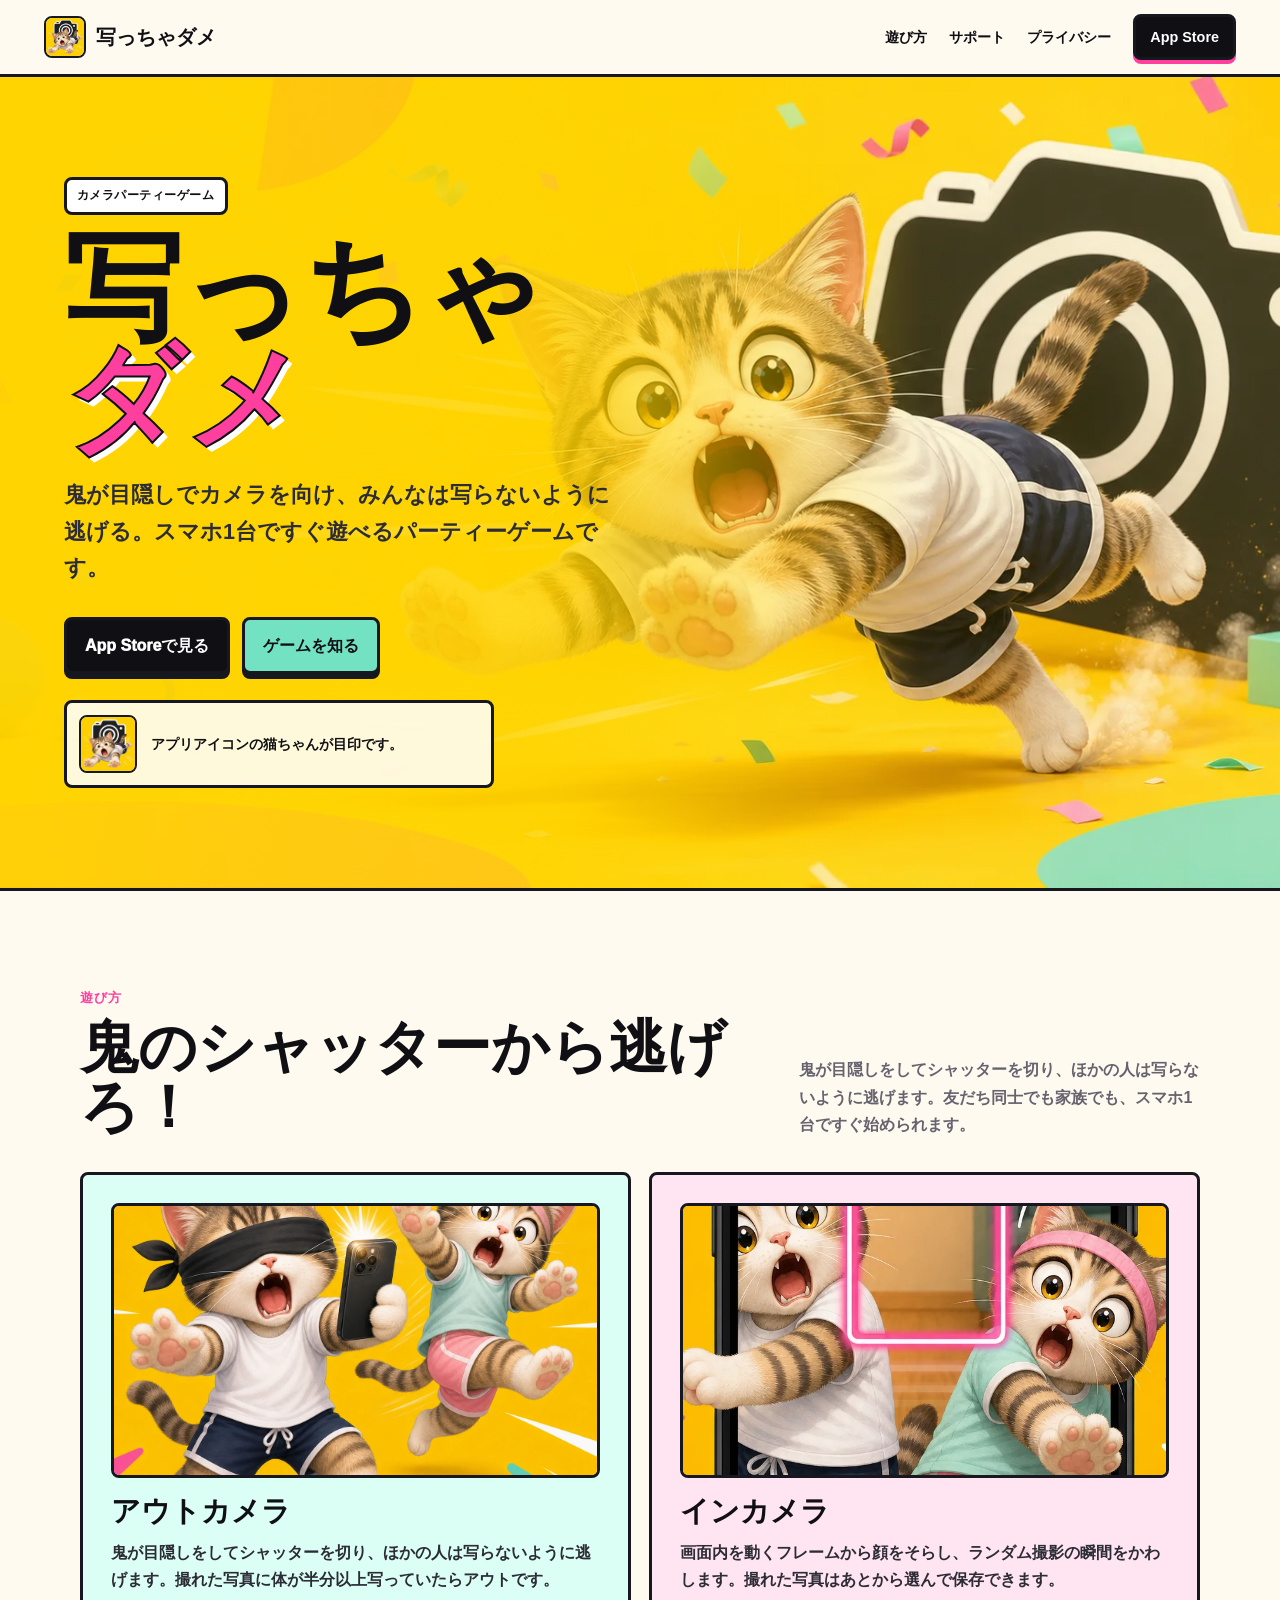
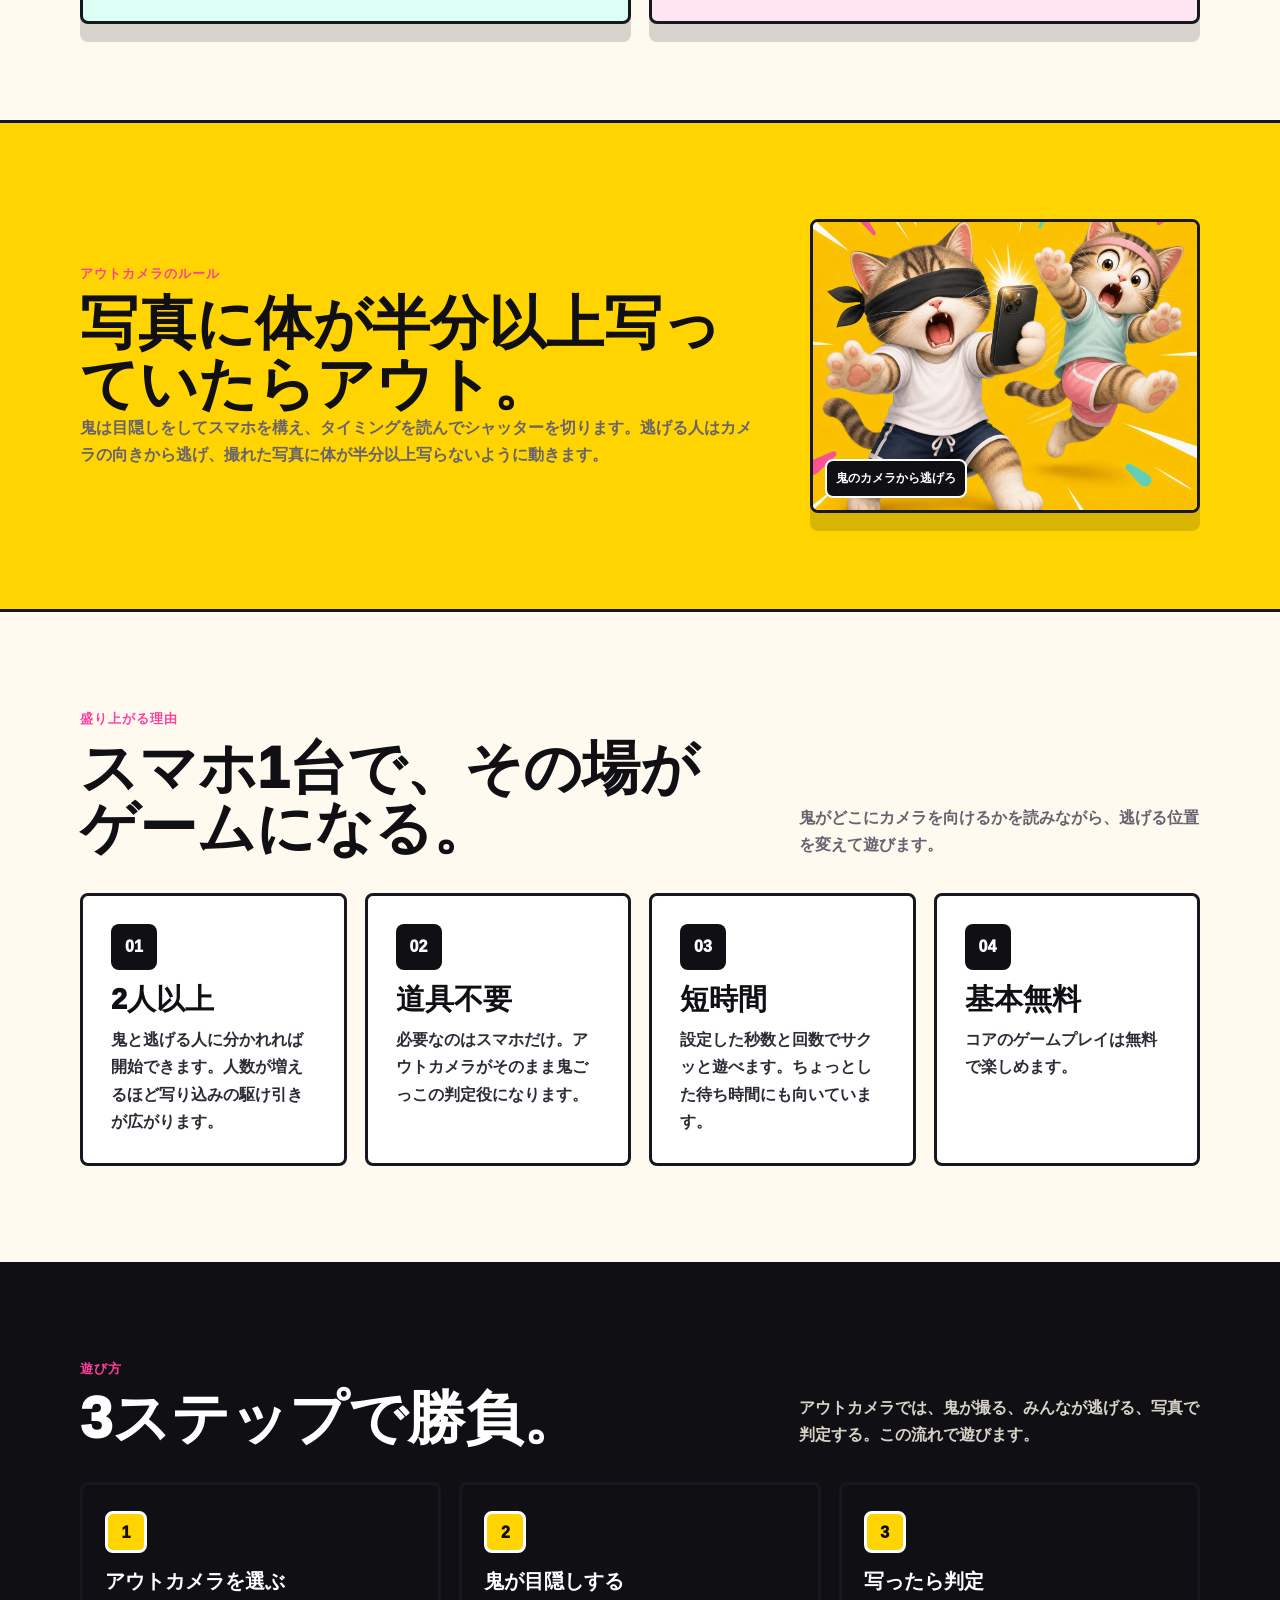
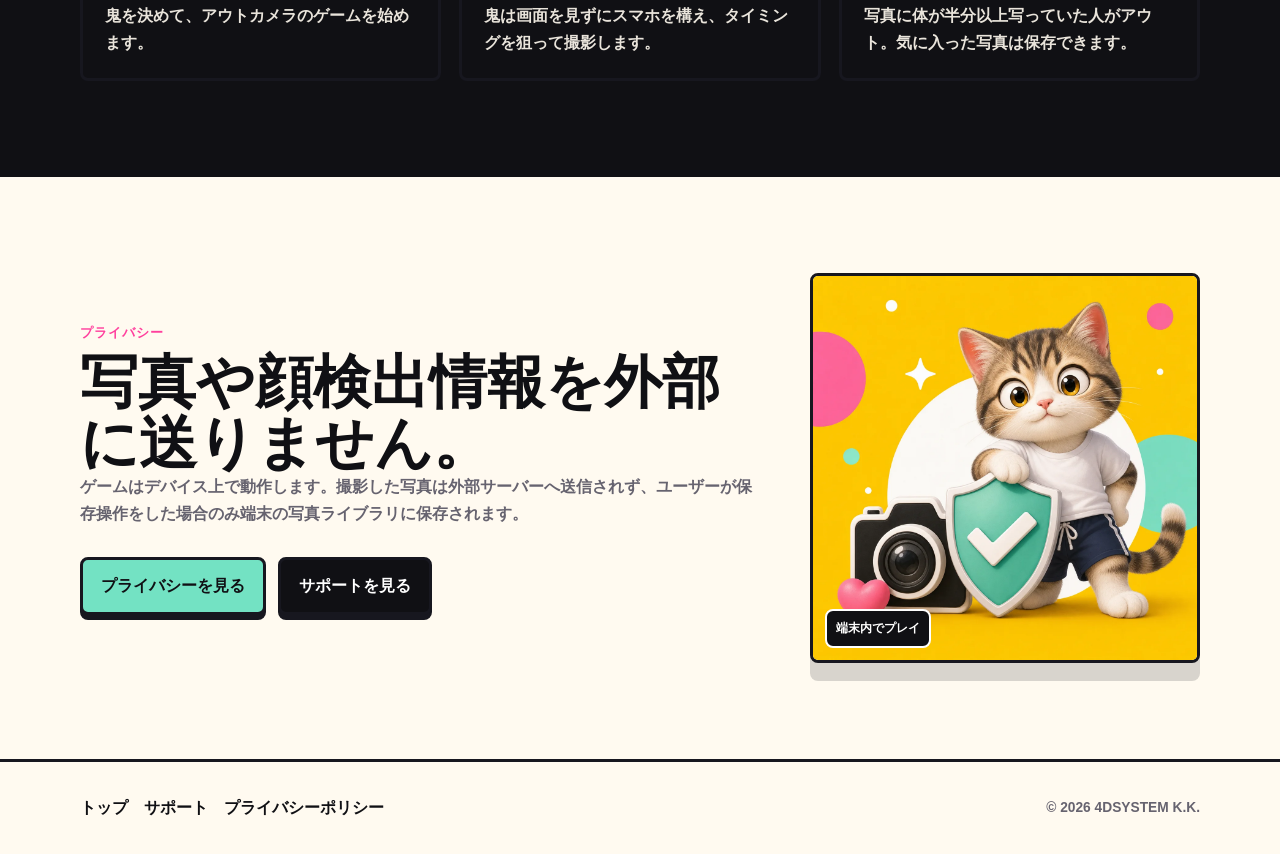
<file: index.html>
<!DOCTYPE html>
<html lang="ja">
<head>
  <meta charset="UTF-8">
  <meta name="viewport" content="width=device-width, initial-scale=1.0">
  <title>写っちゃダメ | カメラから逃げるパーティーゲーム</title>
  <meta name="description" content="写っちゃダメは、アウトカメラで鬼から逃げるパーティーゲームです。鬼は目隠しでシャッター、逃げる人は写らないように動きます。">
  <meta property="og:title" content="写っちゃダメ">
  <meta property="og:description" content="スマホカメラから写らないように逃げるパーティーゲーム。">
  <meta property="og:image" content="assets/app-icon.png">
  <link rel="icon" href="assets/app-icon.png">
  <link rel="stylesheet" href="assets/site.css">
</head>
<body>
  <div class="site-shell">
    <header class="site-header">
      <a class="brand" href="./" aria-label="写っちゃダメ ホーム">
        <img src="assets/app-icon.webp" alt="">
        <span>写っちゃダメ</span>
      </a>
      <nav class="site-nav" aria-label="サイト内ナビゲーション">
        <a href="#modes">遊び方</a>
        <a href="support/">サポート</a>
        <a href="privacy/">プライバシー</a>
        <a class="download-link" href="https://apps.apple.com/app/id6785750044" target="_blank" rel="noopener">App Store</a>
      </nav>
    </header>

    <main>
      <section class="hero" aria-labelledby="hero-title">
        <div class="hero-content">
          <p class="eyebrow">カメラパーティーゲーム</p>
          <h1 id="hero-title">写っちゃ<span>ダメ</span></h1>
          <p class="hero-lead">鬼が目隠しでカメラを向け、みんなは写らないように逃げる。スマホ1台ですぐ遊べるパーティーゲームです。</p>
          <div class="hero-actions">
            <a class="button primary" href="https://apps.apple.com/app/id6785750044" target="_blank" rel="noopener">App Storeで見る</a>
            <a class="button secondary" href="#modes">ゲームを知る</a>
          </div>
          <div class="mini-proof">
            <img src="assets/app-icon.webp" alt="写っちゃダメのアプリアイコン">
            <p>アプリアイコンの猫ちゃんが目印です。</p>
          </div>
        </div>
      </section>

      <section class="section" id="modes">
        <div class="section-inner">
          <div class="section-head">
            <div>
              <p class="section-kicker">遊び方</p>
              <h2 class="section-title">鬼のシャッターから逃げろ！</h2>
            </div>
            <p class="section-copy">鬼が目隠しをしてシャッターを切り、ほかの人は写らないように逃げます。友だち同士でも家族でも、スマホ1台ですぐ始められます。</p>
          </div>
          <div class="mode-grid">
            <article class="panel mint">
              <img class="panel-art" src="assets/out-camera-art.webp" alt="目隠しをした鬼がスマホで撮影し、ほかの猫が逃げるイラスト">
              <h3>アウトカメラ</h3>
              <p>鬼が目隠しをしてシャッターを切り、ほかの人は写らないように逃げます。撮れた写真に体が半分以上写っていたらアウトです。</p>
            </article>
            <article class="panel pink">
              <img class="panel-art" src="assets/official-art-detail.webp" alt="動くフレームから逃げる猫たちのイラスト">
              <h3>インカメラ</h3>
              <p>画面内を動くフレームから顔をそらし、ランダム撮影の瞬間をかわします。撮れた写真はあとから選んで保存できます。</p>
            </article>
          </div>
        </div>
      </section>

      <section class="section yellow">
        <div class="section-inner art-band">
          <div>
            <p class="section-kicker">アウトカメラのルール</p>
            <h2 class="section-title">写真に体が半分以上写っていたらアウト。</h2>
            <p class="section-copy">鬼は目隠しをしてスマホを構え、タイミングを読んでシャッターを切ります。逃げる人はカメラの向きから逃げ、撮れた写真に体が半分以上写らないように動きます。</p>
          </div>
          <div class="art-frame wide">
            <img src="assets/out-camera-art.webp" alt="目隠しをした鬼がスマホで撮影し、ほかの猫が逃げるイラスト">
            <span class="art-label">鬼のカメラから逃げろ</span>
          </div>
        </div>
      </section>

      <section class="section">
        <div class="section-inner">
          <div class="section-head">
            <div>
              <p class="section-kicker">盛り上がる理由</p>
              <h2 class="section-title">スマホ1台で、その場がゲームになる。</h2>
            </div>
            <p class="section-copy">鬼がどこにカメラを向けるかを読みながら、逃げる位置を変えて遊びます。</p>
          </div>
          <div class="feature-grid">
            <article class="panel">
              <span class="feature-icon">01</span>
              <h3>2人以上</h3>
              <p>鬼と逃げる人に分かれれば開始できます。人数が増えるほど写り込みの駆け引きが広がります。</p>
            </article>
            <article class="panel">
              <span class="feature-icon">02</span>
              <h3>道具不要</h3>
              <p>必要なのはスマホだけ。アウトカメラがそのまま鬼ごっこの判定役になります。</p>
            </article>
            <article class="panel">
              <span class="feature-icon">03</span>
              <h3>短時間</h3>
              <p>設定した秒数と回数でサクッと遊べます。ちょっとした待ち時間にも向いています。</p>
            </article>
            <article class="panel">
              <span class="feature-icon">04</span>
              <h3>基本無料</h3>
              <p>コアのゲームプレイは無料で楽しめます。</p>
            </article>
          </div>
        </div>
      </section>

      <section class="section dark">
        <div class="section-inner">
          <div class="section-head">
            <div>
              <p class="section-kicker">遊び方</p>
              <h2 class="section-title">3ステップで勝負。</h2>
            </div>
            <p class="section-copy">アウトカメラでは、鬼が撮る、みんなが逃げる、写真で判定する。この流れで遊びます。</p>
          </div>
          <div class="steps">
            <article class="step">
              <h3>アウトカメラを選ぶ</h3>
              <p>鬼を決めて、アウトカメラのゲームを始めます。</p>
            </article>
            <article class="step">
              <h3>鬼が目隠しする</h3>
              <p>鬼は画面を見ずにスマホを構え、タイミングを狙って撮影します。</p>
            </article>
            <article class="step">
              <h3>写ったら判定</h3>
              <p>写真に体が半分以上写っていた人がアウト。気に入った写真は保存できます。</p>
            </article>
          </div>
        </div>
      </section>

      <section class="section">
        <div class="section-inner art-band">
          <div>
            <p class="section-kicker">プライバシー</p>
            <h2 class="section-title">写真や顔検出情報を外部に送りません。</h2>
            <p class="section-copy">ゲームはデバイス上で動作します。撮影した写真は外部サーバーへ送信されず、ユーザーが保存操作をした場合のみ端末の写真ライブラリに保存されます。</p>
            <div class="button-row">
              <a class="button secondary" href="privacy/">プライバシーを見る</a>
              <a class="button primary" href="support/">サポートを見る</a>
            </div>
          </div>
          <div class="art-frame">
            <img src="assets/privacy-cat.webp" alt="カメラと盾を守る猫のイラスト">
            <span class="art-label">端末内でプレイ</span>
          </div>
        </div>
      </section>
    </main>

    <footer class="site-footer">
      <div class="footer-inner">
        <nav class="footer-links" aria-label="フッターナビゲーション">
          <a href="./">トップ</a>
          <a href="support/">サポート</a>
          <a href="privacy/">プライバシーポリシー</a>
        </nav>
        <p class="footer-copy">© 2026 4DSYSTEM K.K.</p>
      </div>
    </footer>
  </div>
</body>
</html>
</file>
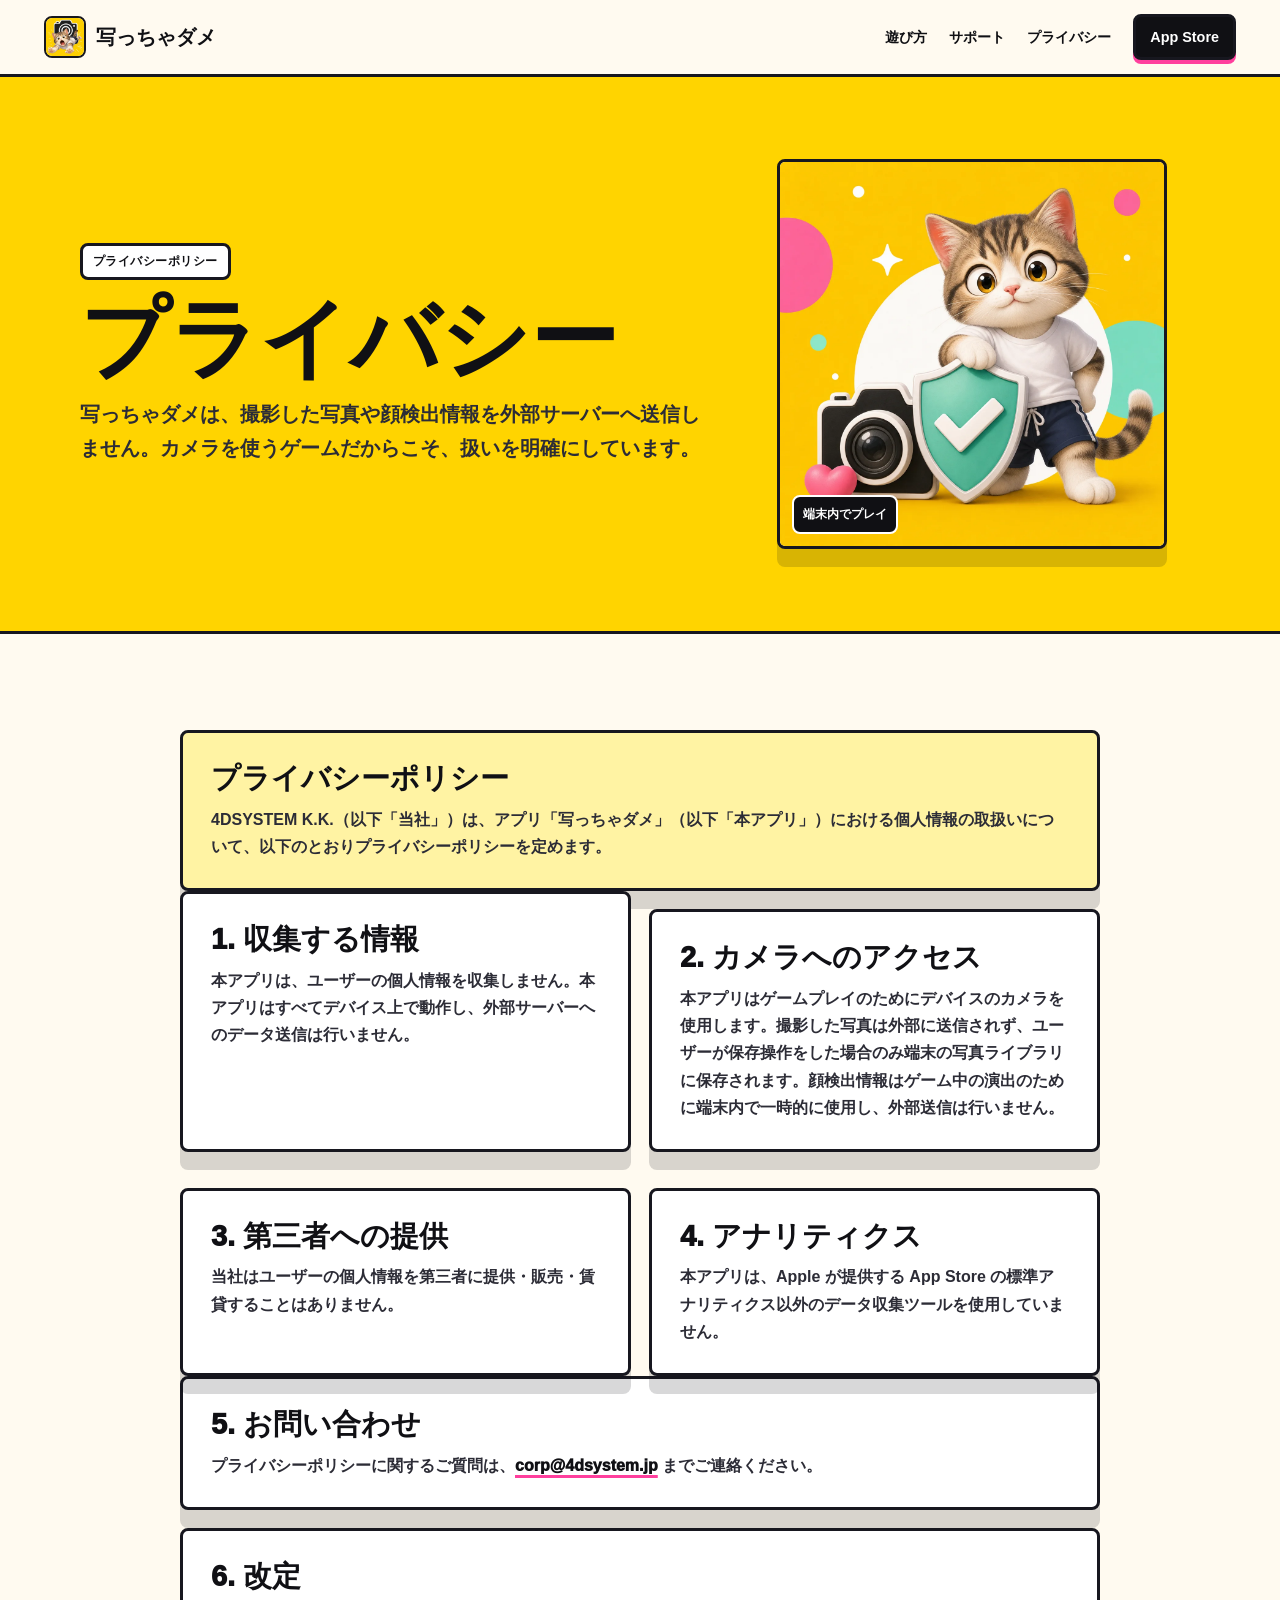
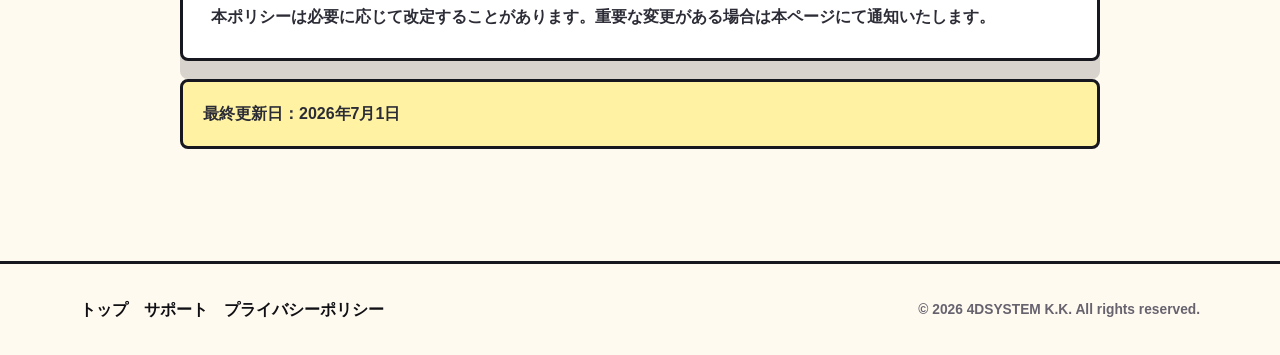
<file: privacy/index.html>
<!DOCTYPE html>
<html lang="ja">
<head>
  <meta charset="UTF-8">
  <meta name="viewport" content="width=device-width, initial-scale=1.0">
  <title>プライバシーポリシー | 写っちゃダメ</title>
  <meta name="description" content="写っちゃダメのプライバシーポリシーです。個人情報、カメラ、写真保存、アナリティクスの取扱いについて説明します。">
  <link rel="icon" href="../assets/app-icon.png">
  <link rel="stylesheet" href="../assets/site.css">
</head>
<body>
  <div class="site-shell">
    <header class="site-header">
      <a class="brand" href="../" aria-label="写っちゃダメ ホーム">
        <img src="../assets/app-icon.webp" alt="">
        <span>写っちゃダメ</span>
      </a>
      <nav class="site-nav" aria-label="サイト内ナビゲーション">
        <a href="../#modes">遊び方</a>
        <a href="../support/">サポート</a>
        <a href="./">プライバシー</a>
        <a class="download-link" href="https://apps.apple.com/app/id6785750044" target="_blank" rel="noopener">App Store</a>
      </nav>
    </header>

    <main>
      <section class="page-hero">
        <div class="page-hero-grid">
          <div>
            <p class="eyebrow">プライバシーポリシー</p>
            <h1>プライバシー</h1>
            <p class="page-lead">写っちゃダメは、撮影した写真や顔検出情報を外部サーバーへ送信しません。カメラを使うゲームだからこそ、扱いを明確にしています。</p>
          </div>
          <div class="art-frame">
            <img src="../assets/privacy-cat.webp" alt="カメラと盾を守る猫のイラスト">
            <span class="art-label">端末内でプレイ</span>
          </div>
        </div>
      </section>

      <section class="section">
        <div class="content-flow">
          <article class="panel yellow">
            <h2>プライバシーポリシー</h2>
            <p>4DSYSTEM K.K.（以下「当社」）は、アプリ「写っちゃダメ」（以下「本アプリ」）における個人情報の取扱いについて、以下のとおりプライバシーポリシーを定めます。</p>
          </article>

          <div class="policy-grid">
            <article class="panel">
              <h2>1. 収集する情報</h2>
              <p>本アプリは、ユーザーの個人情報を収集しません。本アプリはすべてデバイス上で動作し、外部サーバーへのデータ送信は行いません。</p>
            </article>
            <article class="panel">
              <h2>2. カメラへのアクセス</h2>
              <p>本アプリはゲームプレイのためにデバイスのカメラを使用します。撮影した写真は外部に送信されず、ユーザーが保存操作をした場合のみ端末の写真ライブラリに保存されます。顔検出情報はゲーム中の演出のために端末内で一時的に使用し、外部送信は行いません。</p>
            </article>
            <article class="panel">
              <h2>3. 第三者への提供</h2>
              <p>当社はユーザーの個人情報を第三者に提供・販売・賃貸することはありません。</p>
            </article>
            <article class="panel">
              <h2>4. アナリティクス</h2>
              <p>本アプリは、Apple が提供する App Store の標準アナリティクス以外のデータ収集ツールを使用していません。</p>
            </article>
          </div>

          <article class="panel">
            <h2>5. お問い合わせ</h2>
            <p>プライバシーポリシーに関するご質問は、<a class="mail-link" href="mailto:corp@4dsystem.jp">corp@4dsystem.jp</a> までご連絡ください。</p>
          </article>

          <article class="panel">
            <h2>6. 改定</h2>
            <p>本ポリシーは必要に応じて改定することがあります。重要な変更がある場合は本ページにて通知いたします。</p>
          </article>

          <p class="policy-note">最終更新日：2026年7月1日</p>
        </div>
      </section>
    </main>

    <footer class="site-footer">
      <div class="footer-inner">
        <nav class="footer-links" aria-label="フッターナビゲーション">
          <a href="../">トップ</a>
          <a href="../support/">サポート</a>
          <a href="./">プライバシーポリシー</a>
        </nav>
        <p class="footer-copy">© 2026 4DSYSTEM K.K. All rights reserved.</p>
      </div>
    </footer>
  </div>
</body>
</html>
</file>
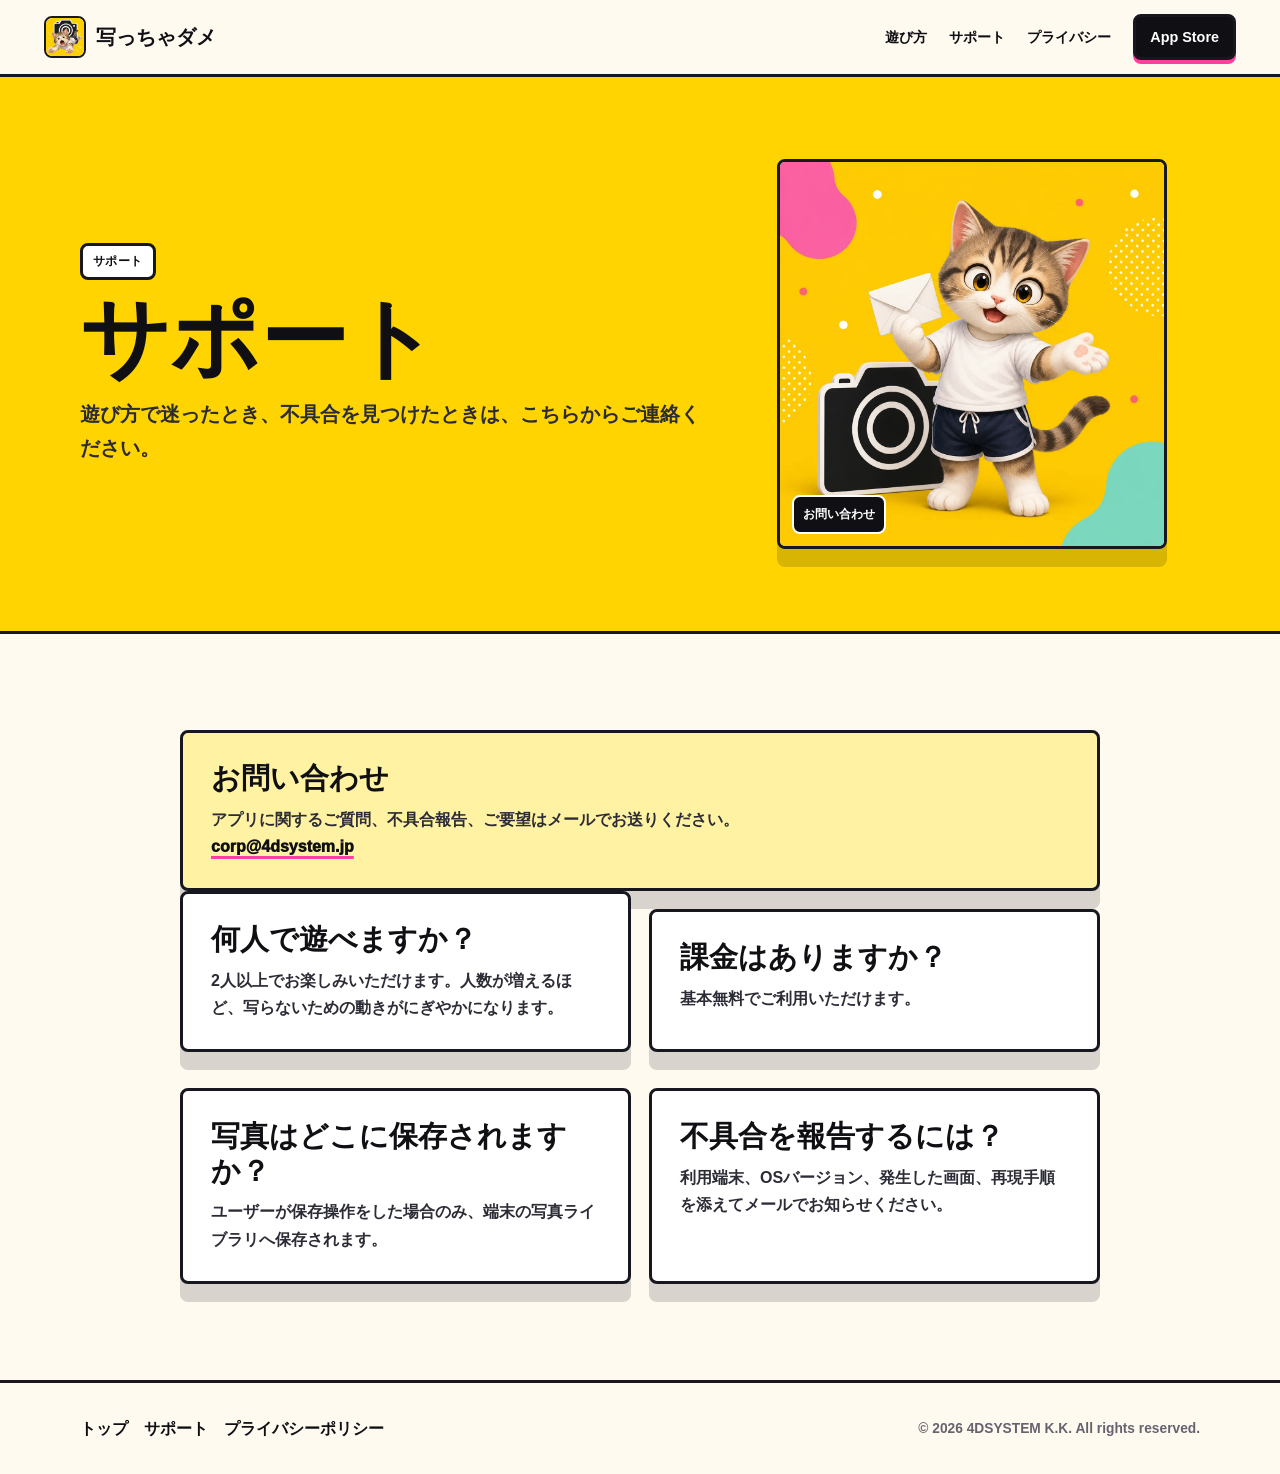
<file: support/index.html>
<!DOCTYPE html>
<html lang="ja">
<head>
  <meta charset="UTF-8">
  <meta name="viewport" content="width=device-width, initial-scale=1.0">
  <title>サポート | 写っちゃダメ</title>
  <meta name="description" content="写っちゃダメのサポートページです。お問い合わせ先、よくある質問、不具合報告方法を掲載しています。">
  <link rel="icon" href="../assets/app-icon.png">
  <link rel="stylesheet" href="../assets/site.css">
</head>
<body>
  <div class="site-shell">
    <header class="site-header">
      <a class="brand" href="../" aria-label="写っちゃダメ ホーム">
        <img src="../assets/app-icon.webp" alt="">
        <span>写っちゃダメ</span>
      </a>
      <nav class="site-nav" aria-label="サイト内ナビゲーション">
        <a href="../#modes">遊び方</a>
        <a href="./">サポート</a>
        <a href="../privacy/">プライバシー</a>
        <a class="download-link" href="https://apps.apple.com/app/id6785750044" target="_blank" rel="noopener">App Store</a>
      </nav>
    </header>

    <main>
      <section class="page-hero">
        <div class="page-hero-grid">
          <div>
            <p class="eyebrow">サポート</p>
            <h1>サポート</h1>
            <p class="page-lead">遊び方で迷ったとき、不具合を見つけたときは、こちらからご連絡ください。</p>
          </div>
          <div class="art-frame">
            <img src="../assets/support-cat.webp" alt="封筒を持って案内する猫のイラスト">
            <span class="art-label">お問い合わせ</span>
          </div>
        </div>
      </section>

      <section class="section">
        <div class="content-flow">
          <article class="panel yellow">
            <h2>お問い合わせ</h2>
            <p>アプリに関するご質問、不具合報告、ご要望はメールでお送りください。</p>
            <p><a class="mail-link" href="mailto:corp@4dsystem.jp">corp@4dsystem.jp</a></p>
          </article>

          <div class="faq-grid">
            <article class="panel">
              <h2>何人で遊べますか？</h2>
              <p>2人以上でお楽しみいただけます。人数が増えるほど、写らないための動きがにぎやかになります。</p>
            </article>
            <article class="panel">
              <h2>課金はありますか？</h2>
              <p>基本無料でご利用いただけます。</p>
            </article>
            <article class="panel">
              <h2>写真はどこに保存されますか？</h2>
              <p>ユーザーが保存操作をした場合のみ、端末の写真ライブラリへ保存されます。</p>
            </article>
            <article class="panel">
              <h2>不具合を報告するには？</h2>
              <p>利用端末、OSバージョン、発生した画面、再現手順を添えてメールでお知らせください。</p>
            </article>
          </div>
        </div>
      </section>
    </main>

    <footer class="site-footer">
      <div class="footer-inner">
        <nav class="footer-links" aria-label="フッターナビゲーション">
          <a href="../">トップ</a>
          <a href="./">サポート</a>
          <a href="../privacy/">プライバシーポリシー</a>
        </nav>
        <p class="footer-copy">© 2026 4DSYSTEM K.K. All rights reserved.</p>
      </div>
    </footer>
  </div>
</body>
</html>
</file>
<file: assets/site.css>
*, *::before, *::after {
  box-sizing: border-box;
}

:root {
  --yellow: #ffd400;
  --yellow-soft: #fff3a3;
  --ink: #101014;
  --ink-2: #2c2c36;
  --muted: #66636f;
  --pink: #ff3f9d;
  --mint: #73e2c3;
  --paper: #fffaf0;
  --white: #ffffff;
  --line: #17171f;
  --shadow: 0 18px 0 rgba(16, 16, 20, 0.16);
}

html {
  scroll-behavior: smooth;
}

body {
  margin: 0;
  color: var(--ink);
  background: var(--paper);
  font-family: -apple-system, BlinkMacSystemFont, "Hiragino Sans", "Yu Gothic UI", "Yu Gothic", sans-serif;
  line-height: 1.7;
  -webkit-font-smoothing: antialiased;
}

img {
  display: block;
  max-width: 100%;
}

a {
  color: inherit;
}

.site-shell {
  min-height: 100svh;
  overflow-x: hidden;
}

.site-header {
  position: sticky;
  top: 0;
  z-index: 20;
  display: flex;
  align-items: center;
  justify-content: space-between;
  gap: 18px;
  min-height: 74px;
  padding: 14px clamp(18px, 4vw, 44px);
  background: rgba(255, 250, 240, 0.9);
  border-bottom: 3px solid var(--line);
  backdrop-filter: blur(14px);
}

.brand {
  display: inline-flex;
  align-items: center;
  gap: 10px;
  min-width: 0;
  font-weight: 950;
  text-decoration: none;
}

.brand img {
  width: 42px;
  height: 42px;
  border: 2px solid var(--line);
  border-radius: 8px;
}

.brand span {
  font-size: clamp(1rem, 2vw, 1.25rem);
  line-height: 1.1;
  white-space: nowrap;
}

.site-nav {
  display: flex;
  align-items: center;
  gap: clamp(10px, 2.2vw, 22px);
  font-size: 0.9rem;
  font-weight: 900;
}

.site-nav a {
  text-decoration: none;
}

.site-nav a:hover {
  color: var(--pink);
}

.download-link {
  display: inline-flex;
  align-items: center;
  min-height: 42px;
  padding: 8px 14px;
  color: var(--white);
  background: var(--ink);
  border: 3px solid var(--line);
  border-radius: 8px;
  box-shadow: 0 4px 0 var(--pink);
}

.hero {
  position: relative;
  min-height: 78svh;
  display: grid;
  align-items: center;
  padding: clamp(54px, 8vw, 100px) clamp(20px, 5vw, 72px);
  overflow: hidden;
  background-color: var(--yellow);
  border-bottom: 3px solid var(--line);
}

.hero::before {
  content: "";
  position: absolute;
  inset: 0;
  background-image: linear-gradient(90deg, rgba(255, 212, 0, 0.96) 0%, rgba(255, 212, 0, 0.86) 42%, rgba(255, 212, 0, 0.12) 72%),
    url("hero-cat.webp");
  background-repeat: no-repeat;
  background-position: center;
  background-size: cover;
}

.hero-content {
  position: relative;
  z-index: 1;
  width: min(680px, 100%);
}

.eyebrow {
  display: inline-flex;
  align-items: center;
  min-height: 34px;
  margin: 0 0 18px;
  padding: 5px 10px;
  color: var(--ink);
  background: var(--white);
  border: 3px solid var(--line);
  border-radius: 8px;
  font-size: 0.78rem;
  font-weight: 950;
  letter-spacing: 0.04em;
  text-transform: uppercase;
}

.hero h1,
.page-hero h1 {
  margin: 0;
  color: var(--ink);
  font-size: clamp(3.1rem, 12vw, 7.4rem);
  font-weight: 950;
  letter-spacing: 0;
  line-height: 0.93;
}

.hero h1 span {
  display: block;
  color: var(--pink);
  -webkit-text-stroke: 2px var(--ink);
  text-shadow: 5px 5px 0 var(--white);
}

.hero-lead {
  max-width: 560px;
  margin: 24px 0 0;
  color: var(--ink-2);
  font-size: clamp(1.08rem, 2.2vw, 1.35rem);
  font-weight: 850;
}

.hero-actions,
.button-row {
  display: flex;
  flex-wrap: wrap;
  gap: 12px;
  margin-top: 30px;
}

.button {
  display: inline-flex;
  align-items: center;
  justify-content: center;
  min-height: 50px;
  padding: 12px 18px;
  border: 3px solid var(--line);
  border-radius: 8px;
  font-weight: 950;
  text-decoration: none;
  box-shadow: 0 5px 0 var(--line);
}

.button.primary {
  color: var(--white);
  background: var(--ink);
}

.button.secondary {
  color: var(--ink);
  background: var(--mint);
}

.button:hover {
  transform: translateY(2px);
  box-shadow: 0 3px 0 var(--line);
}

.mini-proof {
  display: grid;
  grid-template-columns: auto 1fr;
  gap: 14px;
  align-items: center;
  width: min(430px, 100%);
  margin-top: 26px;
  padding: 12px;
  background: rgba(255, 255, 255, 0.86);
  border: 3px solid var(--line);
  border-radius: 8px;
}

.mini-proof img {
  width: 58px;
  height: 58px;
  border-radius: 8px;
  border: 2px solid var(--line);
}

.mini-proof p {
  margin: 0;
  font-size: 0.88rem;
  font-weight: 850;
  line-height: 1.45;
}

.section {
  padding: clamp(58px, 8vw, 96px) clamp(20px, 5vw, 72px);
}

.section.yellow {
  background: var(--yellow);
  border-top: 3px solid var(--line);
  border-bottom: 3px solid var(--line);
}

.section.dark {
  color: var(--white);
  background: var(--ink);
}

.section-inner {
  width: min(1120px, 100%);
  margin: 0 auto;
}

.section-head {
  display: grid;
  grid-template-columns: minmax(0, 0.9fr) minmax(240px, 0.55fr);
  gap: clamp(24px, 5vw, 70px);
  align-items: end;
  margin-bottom: 34px;
}

.section-kicker {
  margin: 0 0 8px;
  color: var(--pink);
  font-size: 0.8rem;
  font-weight: 950;
  letter-spacing: 0.08em;
  text-transform: uppercase;
}

.section-title {
  margin: 0;
  font-size: clamp(2rem, 5vw, 3.6rem);
  font-weight: 950;
  letter-spacing: 0;
  line-height: 1.05;
}

.section-copy {
  margin: 0;
  color: var(--muted);
  font-size: 1rem;
  font-weight: 750;
}

.dark .section-copy {
  color: #d8d3c8;
}

.mode-grid,
.feature-grid,
.faq-grid,
.policy-grid {
  display: grid;
  gap: 18px;
}

.mode-grid {
  grid-template-columns: repeat(2, minmax(0, 1fr));
}

.feature-grid {
  grid-template-columns: repeat(4, minmax(0, 1fr));
}

.faq-grid,
.policy-grid {
  grid-template-columns: repeat(2, minmax(0, 1fr));
}

.panel {
  min-width: 0;
  padding: clamp(20px, 3vw, 28px);
  background: var(--white);
  border: 3px solid var(--line);
  border-radius: 8px;
  box-shadow: var(--shadow);
}

.panel.pink {
  background: #ffe4f1;
}

.panel.mint {
  background: #dbfff5;
}

.panel.yellow {
  background: var(--yellow-soft);
}

.panel h3,
.panel h2 {
  margin: 0 0 10px;
  font-size: clamp(1.25rem, 2.7vw, 1.8rem);
  font-weight: 950;
  line-height: 1.2;
}

.panel p {
  margin: 0;
  color: var(--ink-2);
  font-weight: 750;
}

.panel-art {
  width: 100%;
  aspect-ratio: 16 / 9;
  margin-bottom: 16px;
  border: 3px solid var(--line);
  border-radius: 8px;
  object-fit: cover;
}

.feature-grid .panel {
  box-shadow: none;
}

.feature-icon {
  display: inline-flex;
  align-items: center;
  justify-content: center;
  width: 46px;
  height: 46px;
  margin-bottom: 12px;
  color: var(--white);
  background: var(--ink);
  border-radius: 8px;
  font-weight: 950;
}

.art-band {
  display: grid;
  grid-template-columns: minmax(0, 1fr) minmax(250px, 390px);
  gap: clamp(22px, 5vw, 56px);
  align-items: center;
}

.art-frame {
  position: relative;
  overflow: hidden;
  background: var(--white);
  border: 3px solid var(--line);
  border-radius: 8px;
  box-shadow: var(--shadow);
}

.art-frame img {
  width: 100%;
  aspect-ratio: 1 / 1;
  object-fit: cover;
}

.art-frame.wide img {
  aspect-ratio: 4 / 3;
}

.art-label {
  position: absolute;
  left: 12px;
  bottom: 12px;
  max-width: calc(100% - 24px);
  padding: 7px 9px;
  color: var(--white);
  background: var(--ink);
  border: 2px solid var(--white);
  border-radius: 8px;
  font-size: 0.78rem;
  font-weight: 950;
}

.steps {
  display: grid;
  grid-template-columns: repeat(3, minmax(0, 1fr));
  gap: 18px;
  counter-reset: step;
}

.step {
  position: relative;
  min-height: 180px;
  padding: 26px 22px 22px;
  color: var(--white);
  background: var(--ink);
  border: 3px solid var(--line);
  border-radius: 8px;
}

.step::before {
  counter-increment: step;
  content: counter(step);
  display: inline-flex;
  align-items: center;
  justify-content: center;
  width: 42px;
  height: 42px;
  margin-bottom: 16px;
  color: var(--ink);
  background: var(--yellow);
  border: 3px solid var(--white);
  border-radius: 8px;
  font-weight: 950;
}

.step h3 {
  margin: 0 0 8px;
  font-size: 1.25rem;
  line-height: 1.25;
}

.step p {
  margin: 0;
  color: #e9e4db;
  font-weight: 720;
}

.page-hero {
  padding: clamp(46px, 7vw, 82px) clamp(20px, 5vw, 72px);
  background: var(--yellow);
  border-bottom: 3px solid var(--line);
}

.page-hero h1 {
  font-size: clamp(2.8rem, 8vw, 5.5rem);
}

.page-hero-grid {
  display: grid;
  grid-template-columns: minmax(0, 0.95fr) minmax(250px, 390px);
  gap: clamp(26px, 5vw, 68px);
  align-items: center;
  width: min(1120px, 100%);
  margin: 0 auto;
}

.page-lead {
  max-width: 640px;
  margin: 18px 0 0;
  color: var(--ink-2);
  font-size: clamp(1.05rem, 2vw, 1.24rem);
  font-weight: 820;
}

.content-flow {
  width: min(920px, 100%);
  margin: 0 auto;
}

.content-flow .panel + .panel,
.content-flow .policy-note {
  margin-top: 18px;
}

.policy-note {
  padding: 18px 20px;
  color: var(--ink-2);
  background: var(--yellow-soft);
  border: 3px solid var(--line);
  border-radius: 8px;
  font-weight: 800;
}

.site-footer {
  padding: 32px clamp(20px, 5vw, 72px);
  background: var(--paper);
  border-top: 3px solid var(--line);
}

.footer-inner {
  display: flex;
  align-items: center;
  justify-content: space-between;
  gap: 20px;
  width: min(1120px, 100%);
  margin: 0 auto;
}

.footer-links {
  display: flex;
  flex-wrap: wrap;
  gap: 16px;
  font-weight: 900;
}

.footer-links a {
  text-decoration: none;
}

.footer-copy {
  margin: 0;
  color: var(--muted);
  font-size: 0.86rem;
  font-weight: 750;
}

.mail-link {
  color: var(--ink);
  font-weight: 950;
  text-decoration-color: var(--pink);
  text-decoration-thickness: 3px;
  text-underline-offset: 4px;
}

@media (max-width: 860px) {
  .site-header {
    position: relative;
    flex-wrap: wrap;
  }

  .site-nav {
    width: 100%;
    justify-content: space-between;
  }

  .hero {
    min-height: calc(100svh - 230px);
    align-items: end;
    padding-top: 180px;
  }

  .hero::before {
    background-image: linear-gradient(180deg, rgba(255, 212, 0, 0.1) 0%, rgba(255, 212, 0, 0.96) 38%, var(--yellow) 62%),
      url("hero-cat.webp");
    background-position: center, 62% top;
    background-size: cover, auto 38%;
  }

  .section-head,
  .art-band,
  .page-hero-grid {
    grid-template-columns: 1fr;
  }

  .mode-grid,
  .feature-grid,
  .faq-grid,
  .policy-grid,
  .steps {
    grid-template-columns: 1fr;
  }

  .footer-inner {
    align-items: flex-start;
    flex-direction: column;
  }
}

@media (max-width: 520px) {
  .site-nav {
    align-items: stretch;
    display: grid;
    grid-template-columns: 1fr 1fr;
  }

  .download-link {
    grid-column: 1 / -1;
    justify-content: center;
  }

  .button-row {
    flex-direction: column;
  }

  .hero-actions {
    display: grid;
    grid-template-columns: 1fr 1fr;
    gap: 10px;
  }

  .hero-actions .button {
    width: auto;
    min-height: 48px;
    padding: 10px 8px;
    font-size: 0.88rem;
  }

  .button-row .button {
    width: 100%;
  }

  .hero h1 span {
    -webkit-text-stroke: 1px var(--ink);
    text-shadow: 3px 3px 0 var(--white);
  }

  .mini-proof {
    display: none;
  }
}
</file>
